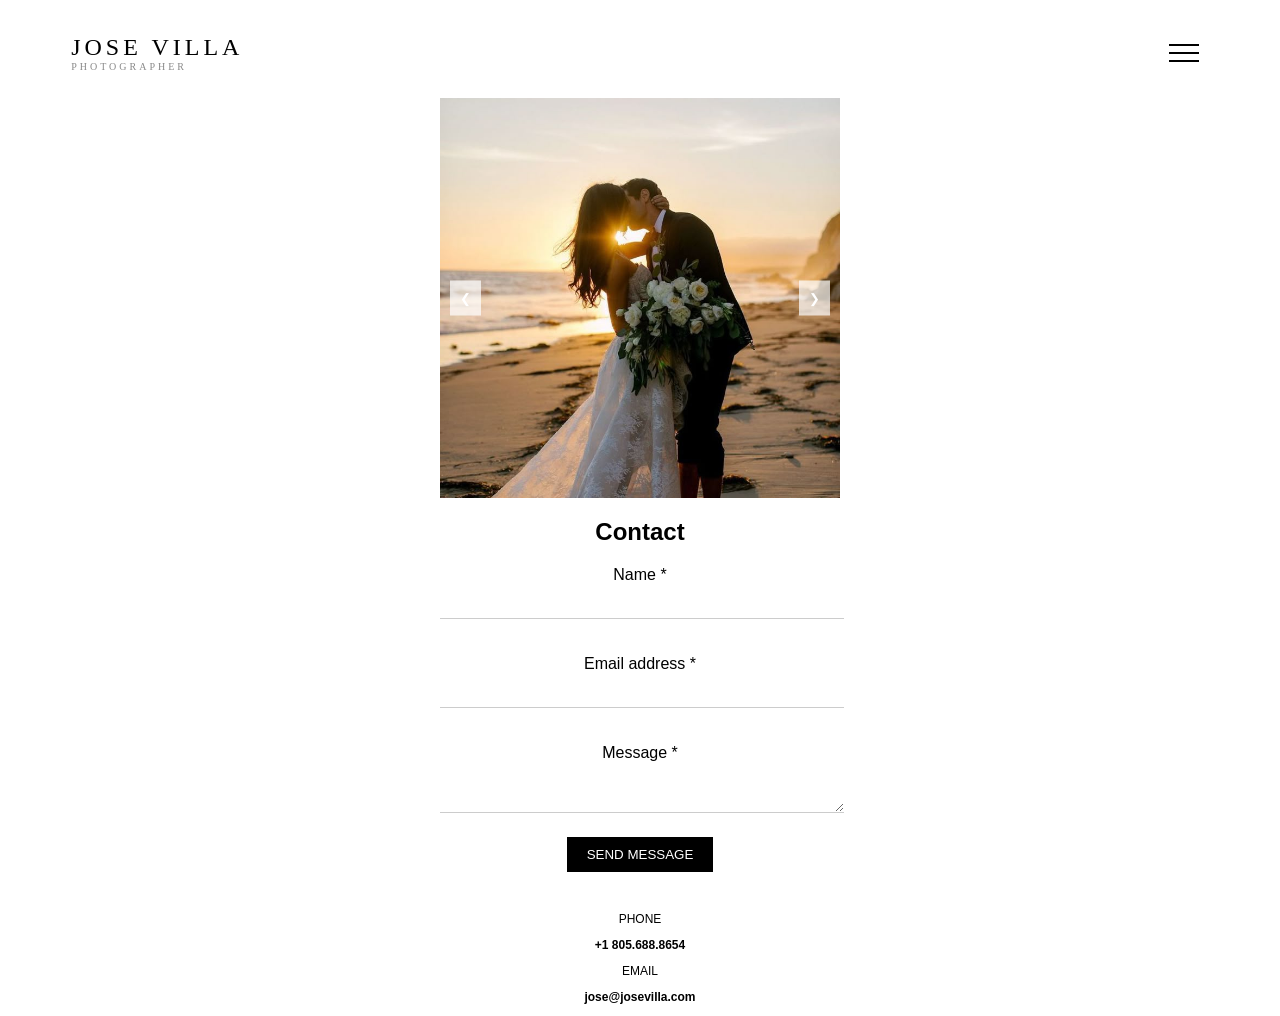
<file: index.html>
<!DOCTYPE html>
<html lang="es">
<head>
    <meta charset="UTF-8">
    <meta name="viewport" content="width=device-width, initial-scale=1.0">
    <title>Jose Villa | Portafolio de Bodas</title>
    <link rel="stylesheet" href="css/styles-inicio.css">
</head>
<body>

<header class="cabecera">
    <div class="logo">
        <h1>jose villa</h1>
        <span>photographer</span>
    </div>

    <div class="menu-icon" id="menuIcon">
        <div class="bar1"></div>
        <div class="bar2"></div>
        <div class="bar3"></div>
    </div>

    <nav class="nav-menu" id="navMenu">
        <ul>
            <li><a href="#">Inicio</a></li>
            <li><a href="portafolio.html">Portafolio</a></li>
            <li><a href="sobreMi.html">Sobre Mí</a></li>
        </ul>
    </nav>
</header>
<section>
<div class="carrusel">
    <div class="carrusel-fotos" id="cinta">
        <img src="imagenes/foto1.jpg" alt="boda1">
        <img src="imagenes/foto2.jpg" alt="boda2">
        <img src="imagenes/foto3.jpg" alt="boda3">
    </div>
<button class="btn anterior" onclick="mover(-1)">&#10094;</button>
<button class="btn siguiente" onclick="mover(1)">&#10095;</button>
</div>
</section>
<section class="contacto">
  <h2>Contact</h2>
  <form>
    <p>Name *</p>
    <input type="text" required>
    
    <p>Email address *</p>
    <input type="email" required>
    
    <p>Message *</p>
    <textarea required></textarea>
    
    <button type="submit">SEND MESSAGE</button>
  </form>

  <div class="info">
    <p>PHONE</p>
    <p><b>+1 805.688.8654</b></p>
    <p>EMAIL</p>
    <p><b>jose@josevilla.com</b></p>
  </div>
</section>
<script src="menu.js"></script>
<script src="script.js"></script>
</body>
</html>
</file>
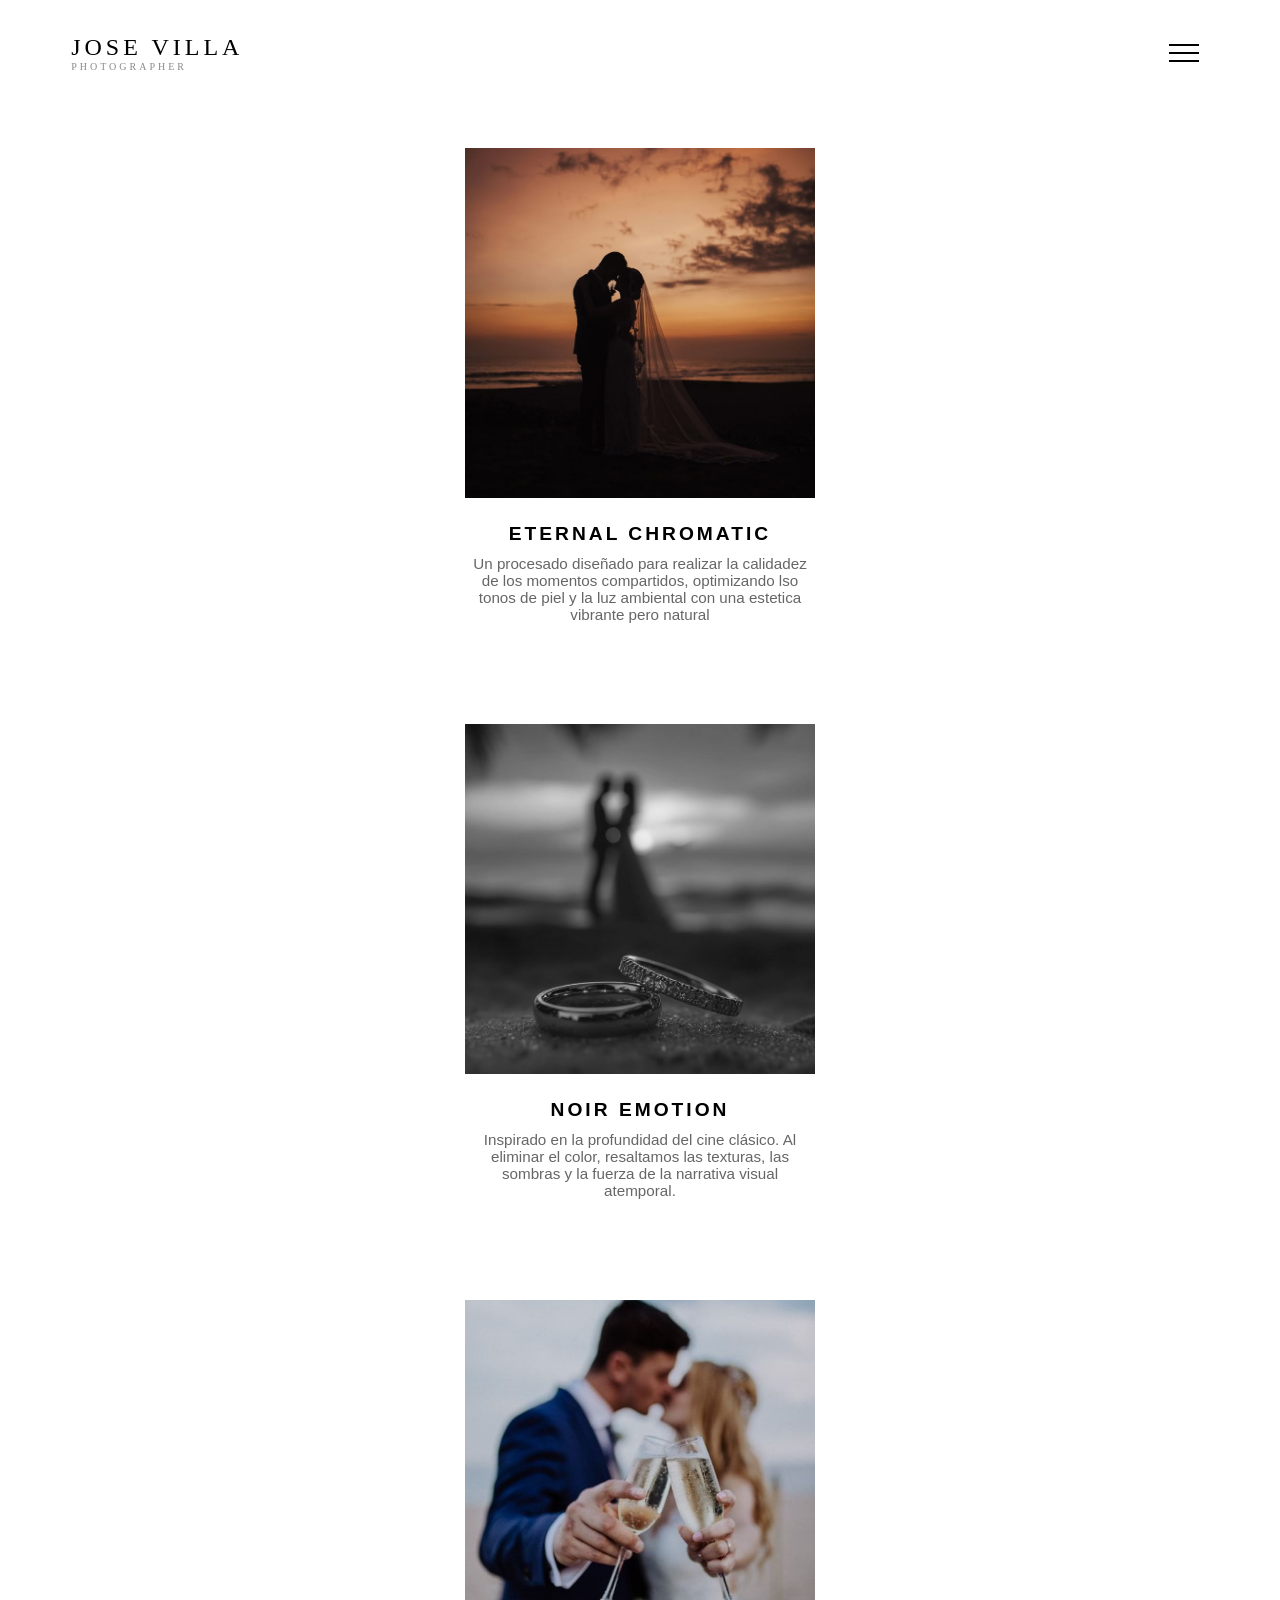
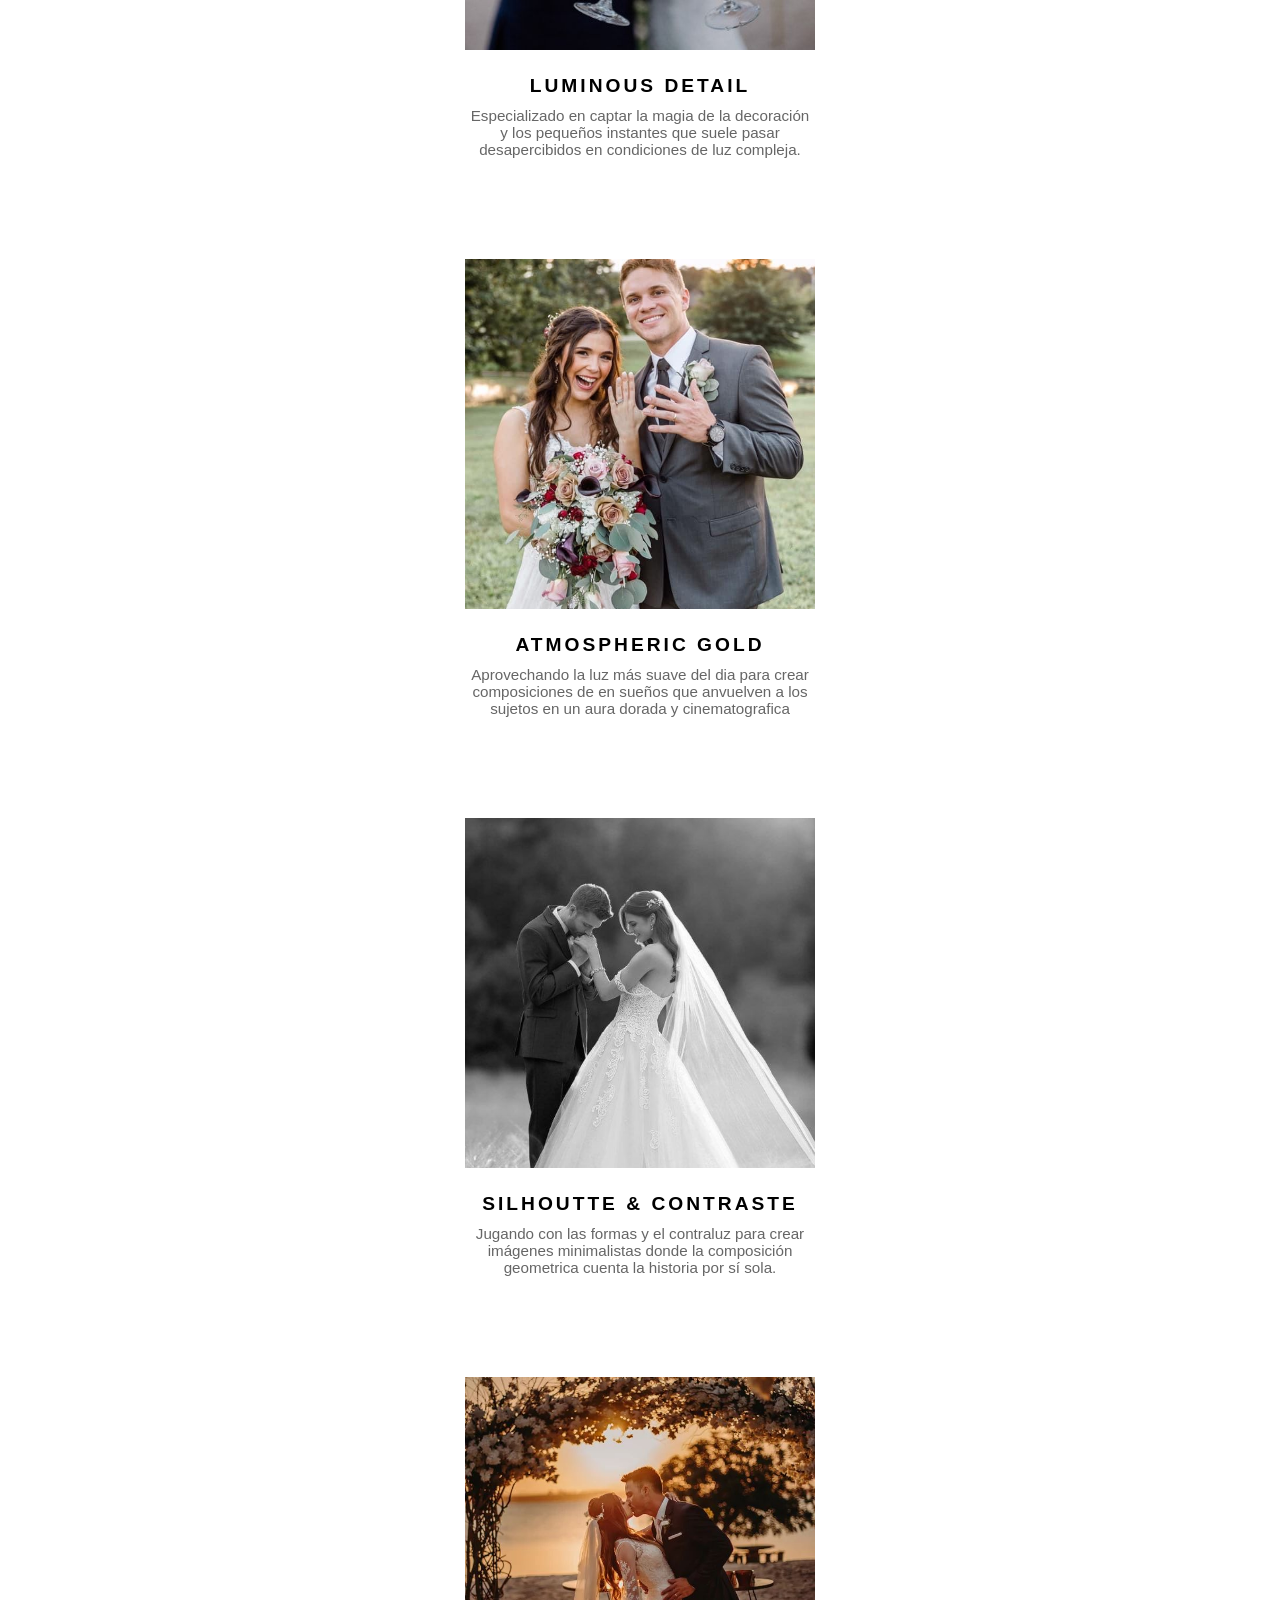
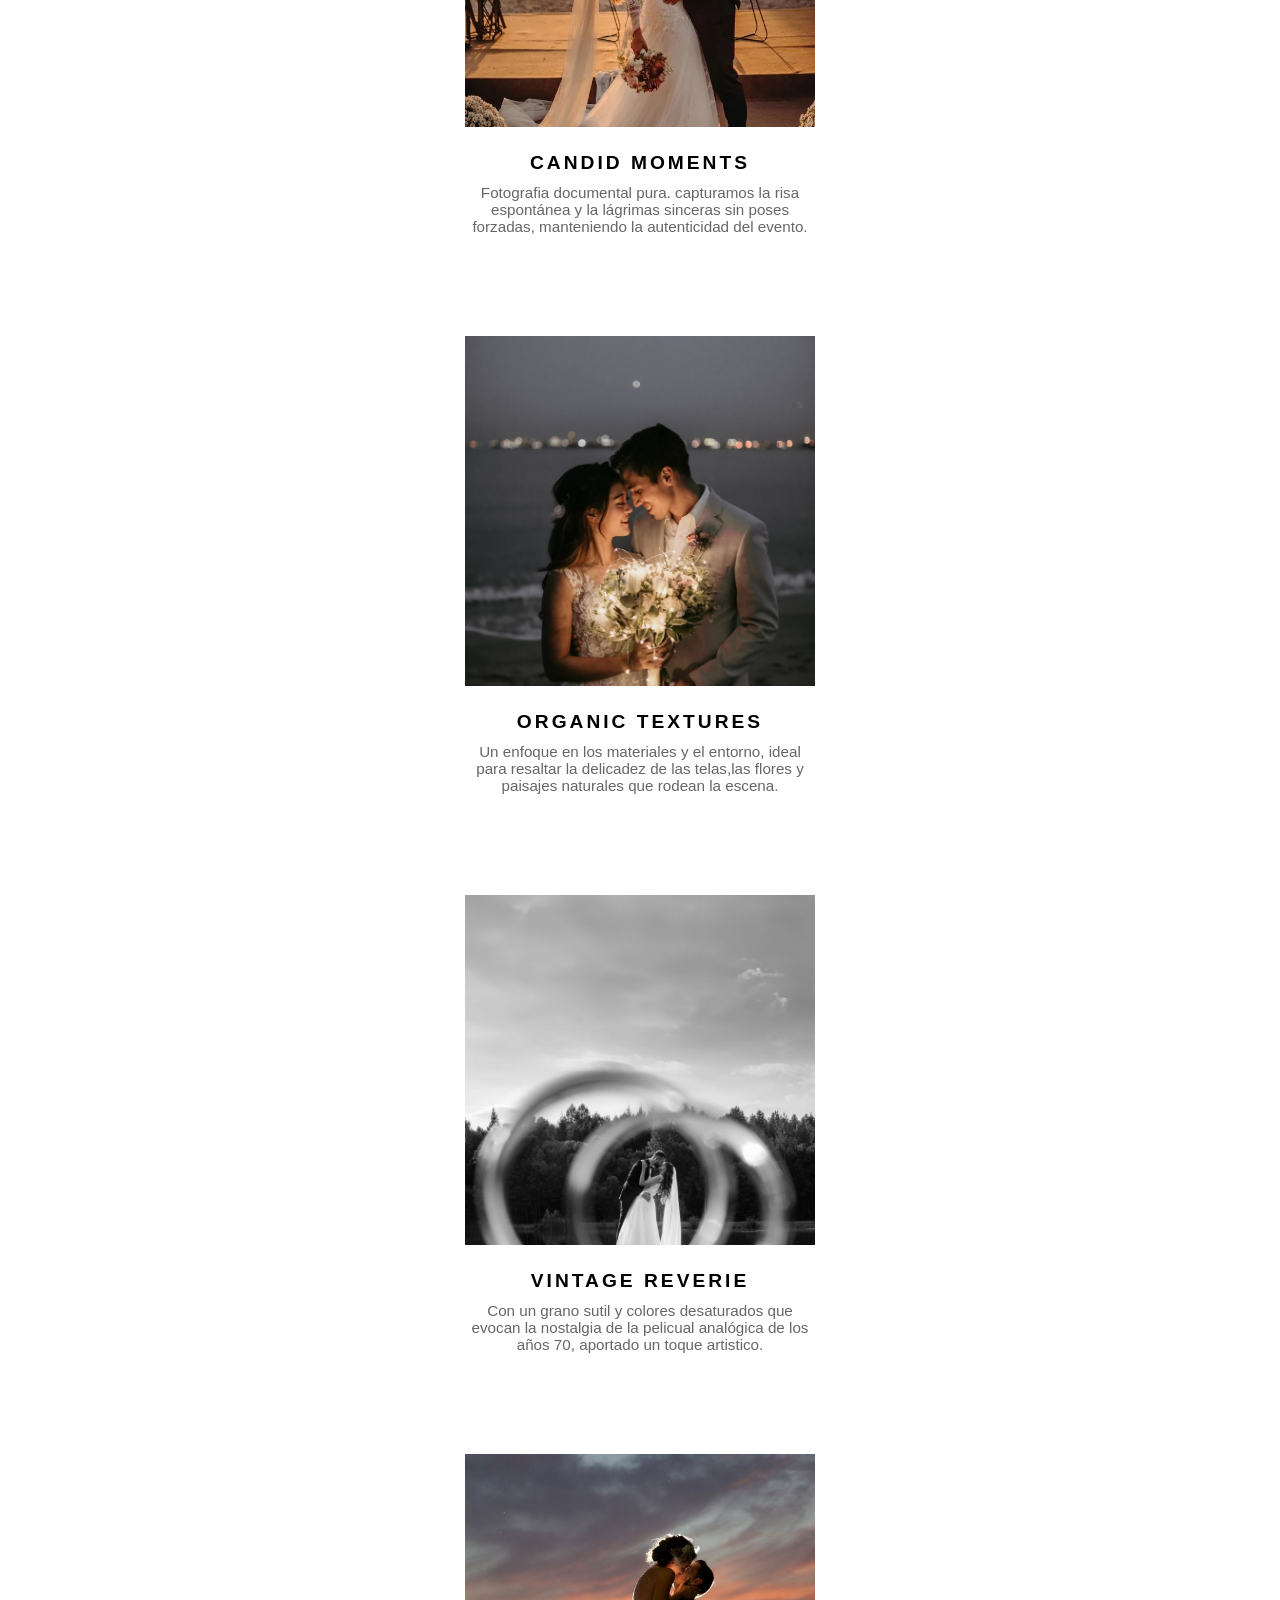
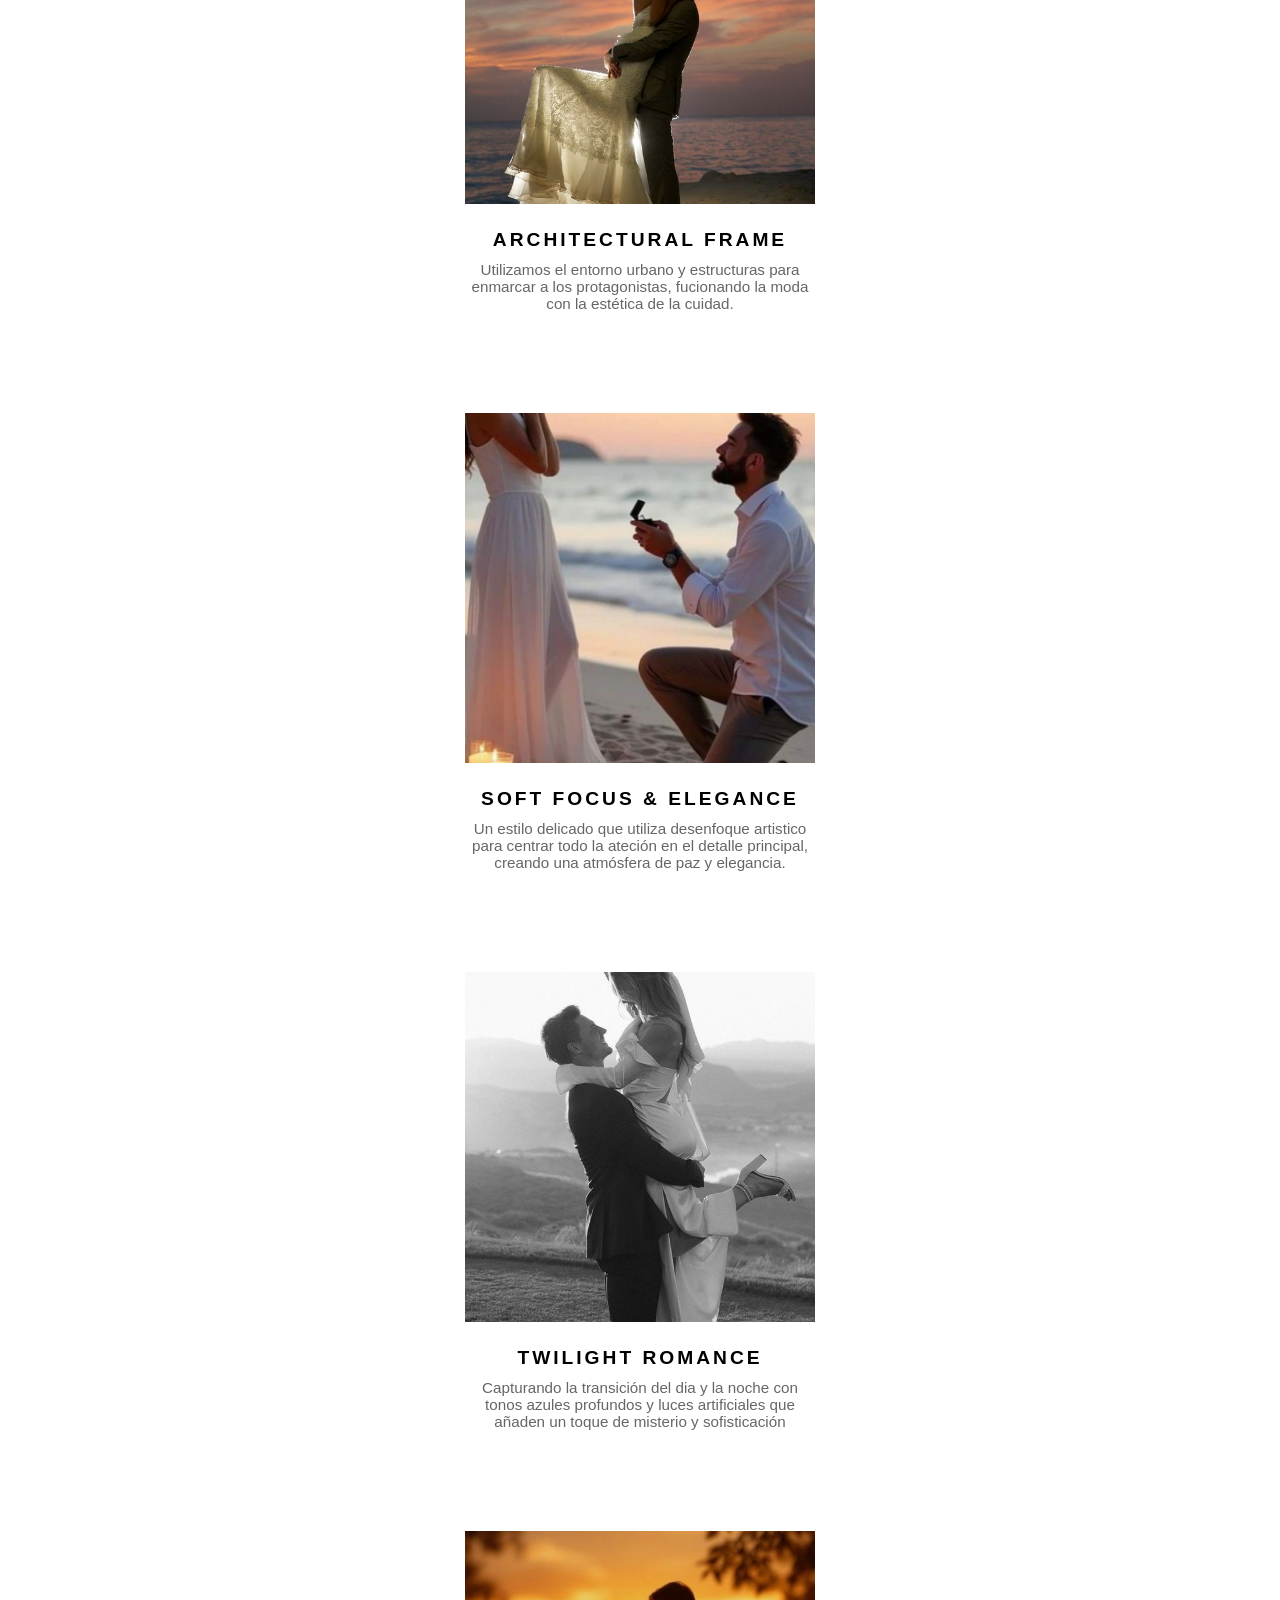
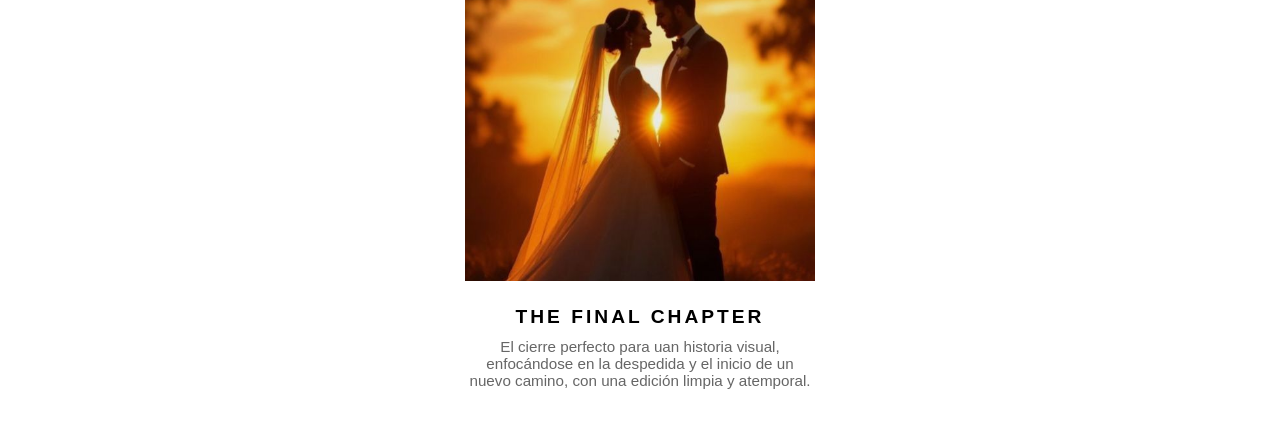
<file: portafolio.html>
<!DOCTYPE html>
<html lang="es">
<head>
    <meta charset="UTF-8">
    <meta name="viewport" content="width=device-width, initial-scale=1.0">
    <title>Jose Villa | Portafolio de Bodas</title>
    <link rel="stylesheet" href="css/style-portafolio.css">
</head>
<body>

<header class="cabecera">
    <div class="logo">
        <h1>jose villa</h1>
        <span>photographer</span>
    </div>

    <div class="menu-icon" id="menuIcon">
        <div class="bar1"></div>
        <div class="bar2"></div>
        <div class="bar3"></div>
    </div>

    <nav class="nav-menu" id="navMenu">
        <ul>
            <li><a href="index.html">Inicio</a></li>
            <li><a href="#">Portafolio</a></li>
            <li><a href="sobreMi.html">Sobre Mí</a></li>
        </ul>
    </nav>
</header>
<section class="portafolio-item">
    <div class="portafolio-wrapper">
        <img src="imagenes/imagen1.jpg" alt="Dos modelos en banco de madera" class="portafolio-imagen">
        <h2 class="portafolio-titulo">ETERNAL CHROMATIC</h2>
        <p class="portafolio-texto">Un procesado diseñado para realizar la calidadez de los momentos compartidos, optimizando lso tonos de piel y la luz ambiental con una estetica vibrante pero natural</p>
    </div>
</section>

<section class="portafolio-item">
    <div class="portafolio-wrapper">
        <img src="imagenes/imagen2.jpg" alt="Novia riendo cerca de pastel" class="portafolio-imagen-bw">
        <h2 class="portafolio-titulo">NOIR EMOTION</h2>
        <p class="portafolio-texto">Inspirado en la profundidad del cine clásico. Al eliminar el color, resaltamos las texturas, las sombras y la fuerza de la narrativa visual atemporal.</p>
    </div>
</section>

<section class="portafolio-item">
    <div class="portafolio-wrapper">
        <img src="imagenes/imagen3.jpg" alt="Cena de recepción larga con estrellas" class="portafolio-imagen">
        <h2 class="portafolio-titulo">LUMINOUS DETAIL</h2>
        <p class="portafolio-texto">Especializado en captar la magia de la decoración y los pequeños instantes que suele pasar desapercibidos en condiciones de luz compleja.</p>
    </div>
</section>
<section class="portafolio-item">
    <div class="portafolio-wrapper">
        <img src="imagenes/imagen4.jpg" alt="Dos modelos en banco de madera" class="portafolio-imagen">
        <h2 class="portafolio-titulo">ATMOSPHERIC GOLD</h2>
        <p class="portafolio-texto">Aprovechando la luz más suave del dia para crear composiciones de en sueños que anvuelven a los sujetos en un aura dorada y cinematografica</p>
    </div>
</section>

<section class="portafolio-item">
    <div class="portafolio-wrapper">
        <img src="imagenes/imagen5.jpg" alt="Novia riendo cerca de pastel" class="portafolio-imagen-bw">
        <h2 class="portafolio-titulo">SILHOUTTE & CONTRASTE</h2>
        <p class="portafolio-texto">Jugando con las formas y el contraluz para crear imágenes minimalistas donde la composición geometrica cuenta la historia por sí sola.</p>
    </div>
</section>

<section class="portafolio-item">
    <div class="portafolio-wrapper">
        <img src="imagenes/imagen6.jpg" alt="Cena de recepción larga con estrellas" class="portafolio-imagen">
        <h2 class="portafolio-titulo">CANDID MOMENTS</h2>
        <p class="portafolio-texto">Fotografia documental pura. capturamos la risa espontánea y la lágrimas sinceras sin poses forzadas, manteniendo la autenticidad del evento.</p>
    </div>
</section>
<section class="portafolio-item">
    <div class="portafolio-wrapper">
        <img src="imagenes/imagen7.jpg" alt="Dos modelos en banco de madera" class="portafolio-imagen">
        <h2 class="portafolio-titulo">ORGANIC TEXTURES</h2>
        <p class="portafolio-texto">Un enfoque  en los materiales y el entorno, ideal para resaltar la delicadez de las telas,las flores y paisajes naturales que rodean la escena.</p>
    </div>
</section>

<section class="portafolio-item">
    <div class="portafolio-wrapper">
        <img src="imagenes/imagen8.jpg" alt="Novia riendo cerca de pastel" class="portafolio-imagen-bw">
        <h2 class="portafolio-titulo">VINTAGE REVERIE</h2>
        <p class="portafolio-texto">Con un grano sutil y colores desaturados que evocan la nostalgia de la pelicual analógica de los años 70, aportado un toque artistico.</p>
    </div>
</section>

<section class="portafolio-item">
    <div class="portafolio-wrapper">
        <img src="imagenes/imagen9.jpg" alt="Cena de recepción larga con estrellas" class="portafolio-imagen">
        <h2 class="portafolio-titulo">ARCHITECTURAL FRAME</h2>
        <p class="portafolio-texto">Utilizamos el entorno urbano y estructuras para enmarcar  a los protagonistas, fucionando la moda con la estética de la cuidad.</p>
    </div>
</section>
<section class="portafolio-item">
    <div class="portafolio-wrapper">
        <img src="imagenes/imagen10.jpg" alt="Dos modelos en banco de madera" class="portafolio-imagen">
        <h2 class="portafolio-titulo">SOFT FOCUS & ELEGANCE</h2>
        <p class="portafolio-texto">Un estilo delicado que utiliza desenfoque artistico para centrar todo la ateción en el detalle principal, creando una atmósfera de paz y elegancia.</p>
    </div>
</section>

<section class="portafolio-item">
    <div class="portafolio-wrapper">
        <img src="imagenes/imagen11.jpg" alt="Novia riendo cerca de pastel" class="portafolio-imagen-bw">
        <h2 class="portafolio-titulo">TWILIGHT ROMANCE</h2>
        <p class="portafolio-texto">Capturando la transición del dia y la noche con tonos azules profundos y luces artificiales que añaden un toque de misterio y sofisticación</p>
    </div>
</section>

<section class="portafolio-item">
    <div class="portafolio-wrapper">
        <img src="imagenes/imagen12.jpg" alt="Cena de recepción larga con estrellas" class="portafolio-imagen">
        <h2 class="portafolio-titulo">THE FINAL CHAPTER</h2>
        <p class="portafolio-texto">El cierre perfecto para uan historia visual, enfocándose en la despedida y el inicio de un nuevo camino, con una edición limpia y atemporal.</p>
    </div>
</section>
<script>
    // --- JAVASCRIPT PARA LA INTERACCIÓN ---
    
    // Seleccionamos la hamburguesa y el menú
    const menuIcon = document.getElementById('menuIcon');
    const navMenu = document.getElementById('navMenu');

    // Escuchamos el clic en la hamburguesa
    menuIcon.addEventListener('click', () => {
        // Alternamos (añadimos/quitamos) la clase 'active' a ambos
        menuIcon.classList.toggle('active'); // Para animar la hamburguesa a 'X'
        navMenu.classList.toggle('active');   // Para mostrar/ocultar el menú
    });
</script>

</body>
</html>
</file>
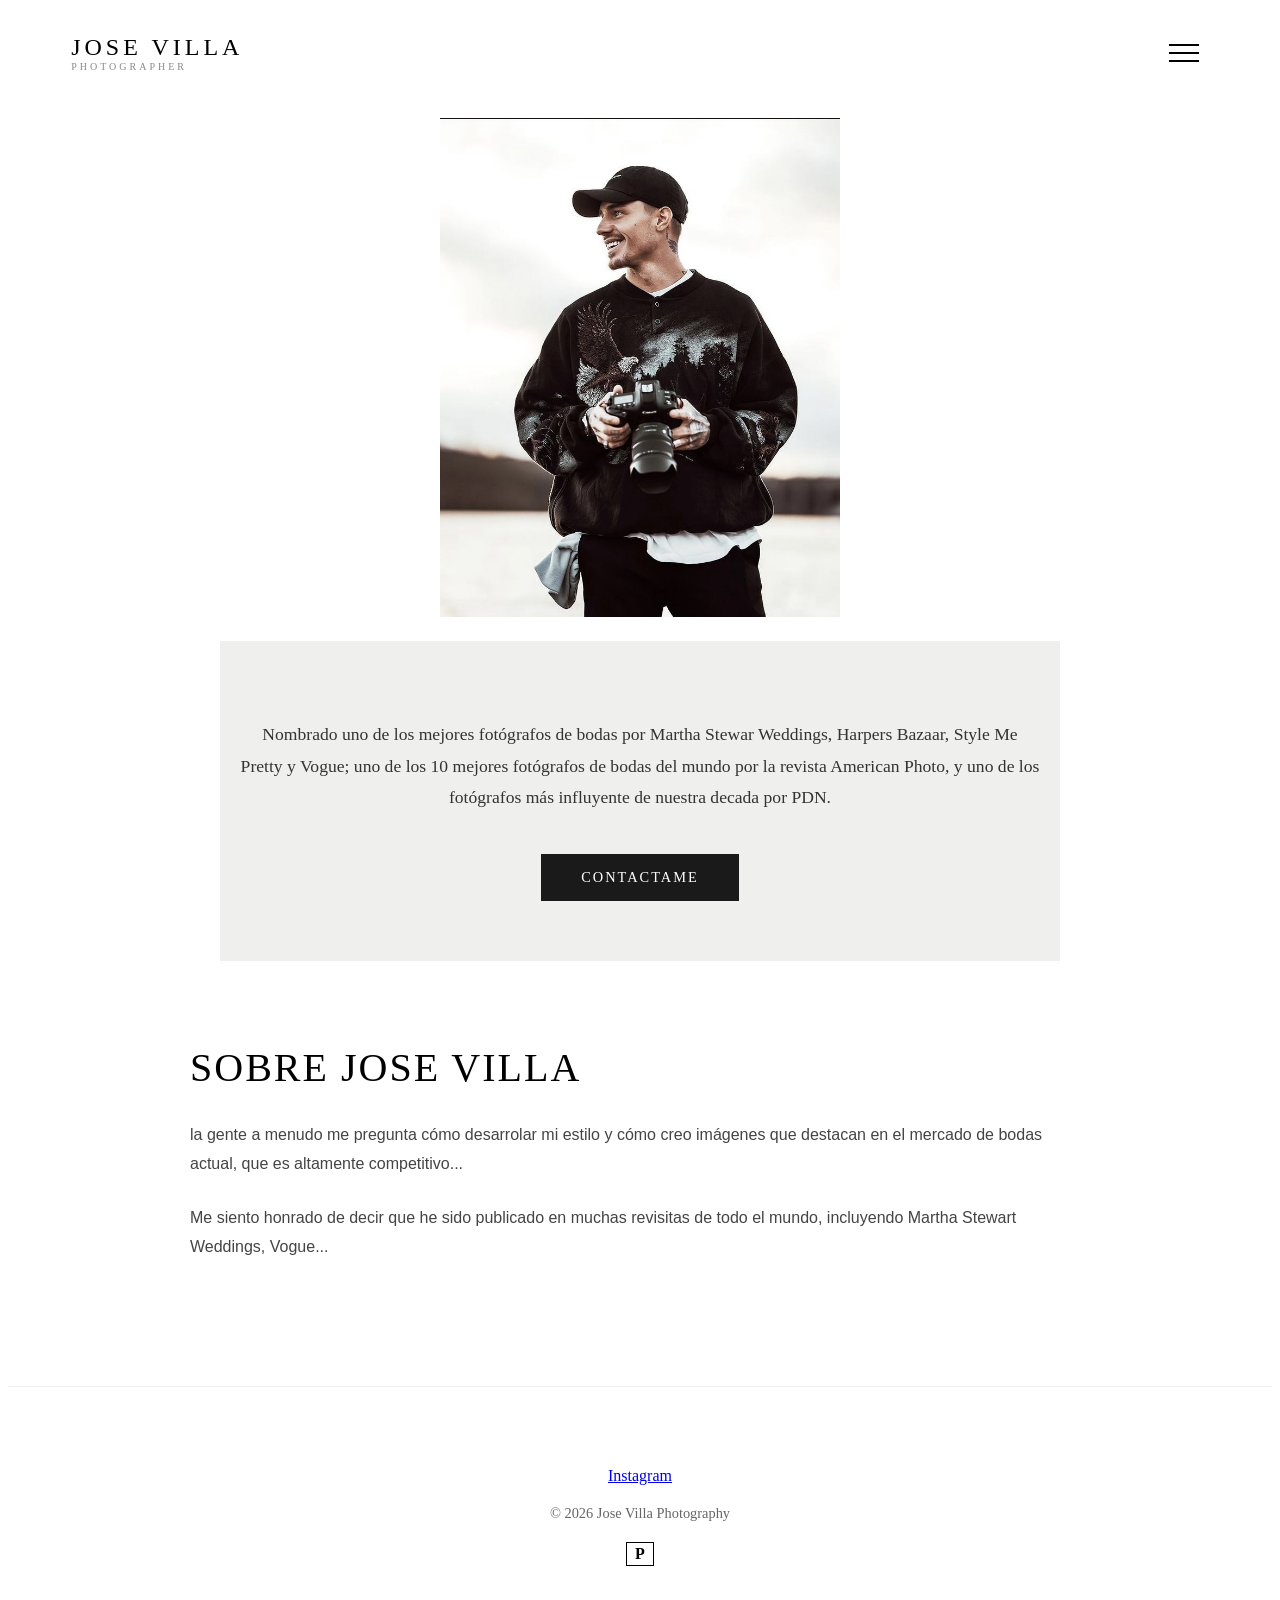
<file: sobreMi.html>
<!DOCTYPE html>
<html lang="es">
<head>
    <meta charset="UTF-8">
    <meta name="viewport" content="width=device-width, initial-scale=1.0">
    <title>Jose Villa | Portafolio de Bodas</title>
    <link rel="stylesheet" href="css/style-sobreMi.css">
</head>
<body>

<header class="cabecera">
    <div class="logo">
        <h1>jose villa</h1>
        <span>photographer</span>
    </div>

    <div class="menu-icon" id="menuIcon">
        <div class="bar1"></div>
        <div class="bar2"></div>
        <div class="bar3"></div>
    </div>

    <nav class="nav-menu" id="navMenu">
        <ul>
            <li><a href="index.html">Inicio</a></li>
            <li><a href="portafolio.html">Portafolio</a></li>
            <li><a href="#">Sobre Mí</a></li>
        </ul>
    </nav>
</header>
<div class="perfil-simple">
    <img src="imagenes/foto-perfil.jpg" alt="Retrato de Jose Villa">
</div>
<section class="tarjeta-info">
  <div class="contenido-texto">
    <p>Nombrado uno de los mejores fotógrafos de bodas por Martha Stewar Weddings, Harpers Bazaar, Style Me Pretty y Vogue; uno de los 10 mejores fotógrafos de bodas del mundo por la revista American Photo, y uno de los fotógrafos más influyente de nuestra decada por PDN.</p>
    
    <a href="mailto:tu-correo@ejemplo.com" class="boton-contacto">CONTACTAME</a>
  </div>
</section>
<section class="biografia">
  <div class="texto-contenido">
    <h2>SOBRE JOSE VILLA</h2>
    <p>la gente a menudo me pregunta cómo desarrolar mi estilo y cómo creo imágenes que destacan en el mercado de bodas actual, que es altamente competitivo...</p>
    <p>Me siento honrado de decir que he sido publicado en muchas revisitas de todo el mundo, incluyendo Martha Stewart Weddings, Vogue...</p>
  </div>
</section>
<script>
    // --- JAVASCRIPT PARA LA INTERACCIÓN ---
    
    // Seleccionamos la hamburguesa y el menú
    const menuIcon = document.getElementById('menuIcon');
    const navMenu = document.getElementById('navMenu');

    // Escuchamos el clic en la hamburguesa
    menuIcon.addEventListener('click', () => {
        // Alternamos (añadimos/quitamos) la clase 'active' a ambos
        menuIcon.classList.toggle('active'); // Para animar la hamburguesa a 'X'
        navMenu.classList.toggle('active');   // Para mostrar/ocultar el menú
    });
</script>
<footer class="pie-pagina">
  <div class="iconos-sociales">
    <a href="#">Instagram</a> 
  </div>
  <p>&copy; 2026 Jose Villa Photography</p>
  <div class="logo-pequeno">P</div>
</footer>
</body>
</html>
</file>
<file: css/styles-inicio.css>
/* --- ESTILOS ORIGINALES Y BASE --- */
        .body {
            margin: 0;
            padding: 0;
            font-family: 'Times New Roman', serif; /* Mantengo tu tipografía */
        }

        .cabecera {
            display: flex;
            justify-content: space-between;
            align-items: center;
            padding: 20px 5%;
            background: white;
            text-transform: uppercase;
            position: relative; /* Importante para el menú desplegable */
            z-index: 1000; /* Asegura que la cabecera esté por encima de todo */
        }

        .logo h1 {
            font-size: 24px;
            margin: 0;
            letter-spacing: 4px;
            font-weight: lighter;
            color: black; /* Color por defecto */
        }

        .logo span {
            font-size: 10px;
            letter-spacing: 3px;
            color: #888; /* Tu color gris original */
            display: block; /* Para que el span baje en tu HTML original */
        }

        /* --- ESTILOS DE LA HAMBURGUESA --- */
        .menu-icon {
            cursor: pointer;
            padding: 10px;
            z-index: 1001; /* Por encima del menú desplegable */
        }

        .menu-icon div {
            width: 30px;
            height: 2px;
            background-color: black; /* Color de las rayas */
            margin: 6px 0;
            transition: 0.4s; /* Animación suave para la hamburguesa */
        }

        /* Animación de la hamburguesa a 'X' cuando está activo */
        .menu-icon.active .bar1 {
            transform: rotate(-45deg) translate(-5px, 6px);
        }
        .menu-icon.active .bar2 {
            opacity: 0; /* Oculta la raya del medio */
        }
        .menu-icon.active .bar3 {
            transform: rotate(45deg) translate(-5px, -6px);
        }

        /* --- ESTILOS DEL MENÚ DESPLEGABLE --- */
        .nav-menu {
            position: absolute;
            top: 100%; /* Empieza justo donde termina la cabecera */
            left: 0;
            width: 100%;
            background-color: white; /* Mismo color de fondo */
            box-shadow: 0 4px 10px rgba(0,0,0,0.1); /* Sombra suave */
            
            /* Oculto por defecto */
            display: none; 
            opacity: 0;
            transition: opacity 0.5s ease; /* Animación de aparecer */
        }

        /* Clase que activa el menú (se añade con JS) */
        .nav-menu.active {
            display: block;
            opacity: 1;
        }

        .nav-menu ul {
            list-style: none;
            margin: 0;
            padding: 20px 0;
            text-align: center;
        }

        .nav-menu li {
            padding: 15px 0;
        }

        .nav-menu a {
            text-decoration: none;
            color: black; /* Color del texto de los enlaces */
            font-size: 16px;
            letter-spacing: 2px;
            transition: color 0.3s ease;
        }

        /* Efecto al pasar el ratón por los enlaces */
        .nav-menu a:hover {
            color: #888; /* Usa tu gris original al hover */
        }



/*APARTADO DE SLIDER*/
.carrusel {
	position: relative;
	width: 100%;/*ajuste del ancho*/
	max-width: 400px;/*CMABIA EL HANCO DEL SLIDER */
	margin: auto;
	overflow: hidden; /*Esconde las fotos que no están activas */
}

.carrusel-fotos {
	display: flex;
	transition: transform 0.5s ease-in-out; /*Hace que el moviminto sea suave*/	
}

.carrusel-fotos img { 
	width: 100%;/*Cada foto ocupa todo el contenedor*/
	flex-shrink: 0;
    height: 400px; /*CMABIA ESTE NUEMERO APAR AJUSTAR LO LARGO A TU GUSTO */
    object-fit: cover;/*ESTO EVITARA QUE LA IMAGEN SE DEFOMER AL CAMBIAR EL TAMAÑO*/
}

.btn {
	position: absolute;
	top: 50%;
	transform: translateY(-50%);
	background: rgba(255, 255, 255, 0.7);
	border: none;
	padding: 10px;
	cursor: pointer;
}
.anterior {left: 10px;}
.siguiente {right: 10px;}

/* TODO ESTO DE AQUI A BAJO ES EL APARTADO DE EL FORMULARIOM DE CONTACTO */

/* Centra todo y pone letra sencilla */
.contacto { 
  max-width: 400px; 
  margin: auto; 
  text-align: center; 
  font-family: sans-serif;
}

/* El truco: quitar bordes y dejar solo el de abajo */
input, textarea { 
  width: 100%; 
  border: none; 
  border-bottom: 1px solid #ccc; 
  margin-bottom: 20px;
  outline: none;
}

/* Botón negro simple */
button { 
  background: black; 
  color: white; 
  padding: 10px 20px; 
  border: none; 
  cursor: pointer;
}

/* Espaciado para la info de abajo */
.info { margin-top: 40px; font-size: 12px; }
</file>
<file: css/style-portafolio.css>
/* --- ESTILOS BASE (Mantenidos para el menú) --- */
.body { margin: 0; padding: 0; font-family: 'Times New Roman', serif; }
.cabecera { display: flex; justify-content: space-between; align-items: center; padding: 20px 5%; background: white; text-transform: uppercase; position: relative; z-index: 1000; }
.logo h1 { font-size: 24px; margin: 0; letter-spacing: 4px; font-weight: lighter; color: black; }
.logo span { font-size: 10px; letter-spacing: 3px; color: #888; display: block; }

/* --- ESTILOS DE LA HAMBURGUESA (INTACTOS) --- */
.menu-icon { cursor: pointer; padding: 10px; z-index: 1001; }
.menu-icon div { width: 30px; height: 2px; background-color: black; margin: 6px 0; transition: 0.4s; }
.menu-icon.active .bar1 { transform: rotate(-45deg) translate(-5px, 6px); }
.menu-icon.active .bar2 { opacity: 0; }
.menu-icon.active .bar3 { transform: rotate(45deg) translate(-5px, -6px); }
.nav-menu { position: absolute; top: 100%; left: 0; width: 100%; background-color: white; box-shadow: 0 4px 10px rgba(0,0,0,0.1); display: none; opacity: 0; transition: opacity 0.5s ease; }
.nav-menu.active { display: block; opacity: 1; }
.nav-menu ul { list-style: none; margin: 0; padding: 20px 0; text-align: center; }
.nav-menu li { padding: 15px 0; }
.nav-menu a { text-decoration: none; color: black; font-size: 16px; letter-spacing: 2px; transition: color 0.3s ease; }
.nav-menu a:hover { color: #888; }

/* ============================================================
   AJUSTES DE IMÁGENES Y CENTRADO (SOLO PARA EL PORTAFOLIO)
   ============================================================ */

.portafolio-item {
    width: 100%;
    display: block;   /* Cambiado a block para asegurar compatibilidad */
    text-align: center; /* Esto centra todo el contenido (imagen y texto) */
    padding: 50px 0;
}

.portafolio-wrapper {
    display: inline-block; /* Permite que el contenedor se centre con text-align */
    width: 90%;
    max-width: 350px;      /* Ancho máximo de la foto */
    text-align: center;    /* Centra el título y texto dentro */
}

.portafolio-imagen, .portafolio-imagen-bw {
    display: block;
    margin: 0 auto 25px auto; /* Margen auto a los lados centra la imagen */
    
    /* --- AQUÍ CONTROLAS EL TAMAÑO --- */
    width: 100%;      
    height: 350px;    /* Cambia este número para que todas midan lo mismo de alto */
    /* -------------------------------- */

    object-fit: cover; /* Importante: recorta la foto para que no se estire */
}

.portafolio-imagen-bw {
    filter: grayscale(100%);
}

.portafolio-titulo {
    font-family: sans-serif;
    font-size: 1.2rem;
    letter-spacing: 3px;
    margin-bottom: 10px;
}

.portafolio-texto {
    font-family: sans-serif;
    font-size: 0.95rem;
    color: #666;
    max-width: 550px;
    margin: 0 auto; /* Centra el bloque de texto debajo de la foto */
}
</file>
<file: css/style-sobreMi.css>
/* --- ESTILOS ORIGINALES Y BASE --- */
        .body {
            margin: 0;
            padding: 0;
            font-family: 'Times New Roman', serif; /* Mantengo tu tipografía */
        }

        .cabecera {
            display: flex;
            justify-content: space-between;
            align-items: center;
            padding: 20px 5%;
            background: white;
            text-transform: uppercase;
            position: relative; /* Importante para el menú desplegable */
            z-index: 1000; /* Asegura que la cabecera esté por encima de todo */
        }

        .logo h1 {
            font-size: 24px;
            margin: 0;
            letter-spacing: 4px;
            font-weight: lighter;
            color: black; /* Color por defecto */
        }

        .logo span {
            font-size: 10px;
            letter-spacing: 3px;
            color: #888; /* Tu color gris original */
            display: block; /* Para que el span baje en tu HTML original */
        }

        /* --- ESTILOS DE LA HAMBURGUESA --- */
        .menu-icon {
            cursor: pointer;
            padding: 10px;
            z-index: 1001; /* Por encima del menú desplegable */
        }

        .menu-icon div {
            width: 30px;
            height: 2px;
            background-color: black; /* Color de las rayas */
            margin: 6px 0;
            transition: 0.4s; /* Animación suave para la hamburguesa */
        }

        /* Animación de la hamburguesa a 'X' cuando está activo */
        .menu-icon.active .bar1 {
            transform: rotate(-45deg) translate(-5px, 6px);
        }
        .menu-icon.active .bar2 {
            opacity: 0; /* Oculta la raya del medio */
        }
        .menu-icon.active .bar3 {
            transform: rotate(45deg) translate(-5px, -6px);
        }

        /* --- ESTILOS DEL MENÚ DESPLEGABLE --- */
        .nav-menu {
            position: absolute;
            top: 100%; /* Empieza justo donde termina la cabecera */
            left: 0;
            width: 100%;
            background-color: white; /* Mismo color de fondo */
            box-shadow: 0 4px 10px rgba(0,0,0,0.1); /* Sombra suave */
            
            /* Oculto por defecto */
            display: none; 
            opacity: 0;
            transition: opacity 0.5s ease; /* Animación de aparecer */
        }

        /* Clase que activa el menú (se añade con JS) */
        .nav-menu.active {
            display: block;
            opacity: 1;
        }

        .nav-menu ul {
            list-style: none;
            margin: 0;
            padding: 20px 0;
            text-align: center;
        }

        .nav-menu li {
            padding: 15px 0;
        }

        .nav-menu a {
            text-decoration: none;
            color: black; /* Color del texto de los enlaces */
            font-size: 16px;
            letter-spacing: 2px;
            transition: color 0.3s ease;
        }

        /* Efecto al pasar el ratón por los enlaces */
        .nav-menu a:hover {
            color: #888; /* Usa tu gris original al hover */
        }

/* ----ESTILO SIMPLE PARA LA FOTO DE PERFIL----- */
.perfil-simple {
  text-align: center; /* Centra la imagen */
  margin: 20px auto;  /* Espacio arriba y abajo */
}

.perfil-simple img {
  max-width: 400px;   /* Tamaño máximo de la foto */
  width: 100%;        /* Se adapta si la pantalla es pequeña */
  height: auto;       /* No se estira */
  display: inline-block;
}

/* Sección de información y botón */
.tarjeta-info {
  background-color: #efefed; /* El color gris claro de fondo */
  padding: 60px 20px;
  text-align: center;
  max-width: 800px;
  margin: 0 auto;
}

.contenido-texto p {
  font-family: serif; /* Fuente elegante */
  line-height: 1.8;
  font-size: 1.1rem;
  color: #333;
  margin-bottom: 40px;
}

.boton-contacto {
  background-color: #1a1a1a; /* Botón negro */
  color: #ffffff;
  padding: 15px 40px;
  text-decoration: none;
  font-size: 0.9rem;
  letter-spacing: 2px; /* Separa un poco las letras */
  display: inline-block;
  transition: 0.3s;
}

.boton-contacto:hover {
  background-color: #444; /* Cambia de color al pasar el mouse */
}


/* ----ESTILOS PARA LOS PARRAFOS DE LA BIBLOGRAFIA---- */
.biografia {
  padding: 50px 10% ;
  max-width: 900px;
  margin: 0 auto;
}

.biografia h2 {
  font-family: serif;
  font-size: 2.5rem;
  letter-spacing: 2px;
  margin-bottom: 30px;
  font-weight: normal;
}

.biografia p {
  font-family: sans-serif; /* Puedes usar serif si prefieres */
  line-height: 1.8;
  color: #444;
  margin-bottom: 25px;
}

/* Estilo para el Footer */
.pie-pagina {
  padding: 80px 20px;
  text-align: center;
  border-top: 1px solid #eee; /* Una línea muy fina arriba */
  margin-top: 50px;
}

.pie-pagina p {
  font-size: 0.9rem;
  color: #666;
  margin: 20px 0;
}

.logo-pequeno {
  border: 1px solid #000;
  display: inline-block;
  padding: 2px 8px;
  font-family: serif;
  font-weight: bold;
}
</file>
